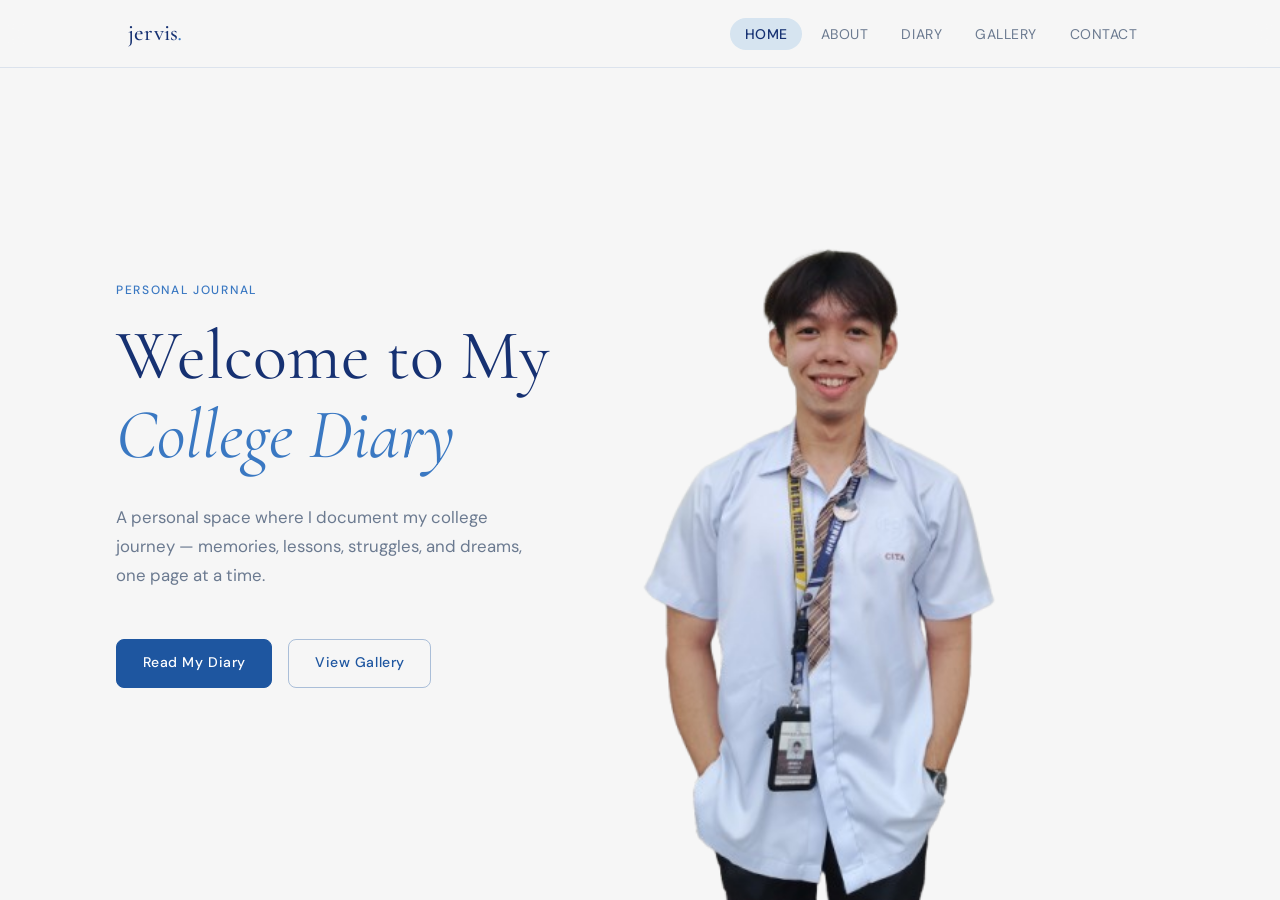
<file: index.html>
<!DOCTYPE html>
<html lang="en">

<head>
  <meta charset="UTF-8">
  <meta name="viewport" content="width=device-width, initial-scale=1.0">
  <title>jervis | College Diary</title>
  <link rel="stylesheet" href="style.css">
</head>

<body>

  <!-- Navigation -->
  <nav class="site-nav">
    <div class="site-nav__inner">
      <a class="site-nav__brand" href="index.html">jervis<span>.</span></a>
      <ul class="site-nav__links" id="navLinks">
        <li><a href="index.html" class="active">Home</a></li>
        <li><a href="About.html">About</a></li>
        <li><a href="Diary.html">Diary</a></li>
        <li><a href="Gallery.html">Gallery</a></li>
        <li><a href="Contact.html">Contact</a></li>
      </ul>
      <button class="nav-toggle" id="navToggle" aria-label="Toggle menu">
        <span></span><span></span><span></span>
      </button>
    </div>
  </nav>

  <!-- Hero -->
  <section class="hero">
    <div class="hero__content">
      <span class="hero__eyebrow">Personal Journal</span>
      <h1 class="hero__title">Welcome to My<br><em>College Diary</em></h1>
      <p class="hero__subtitle">
        A personal space where I document my college journey — memories, lessons, struggles, and dreams, one page at a
        time.
      </p>
      <div class="hero__actions">
        <a href="Diary.html" class="btn btn-primary">Read My Diary</a>
        <a href="Gallery.html" class="btn btn-outline">View Gallery</a>
      </div>
    </div>
    <div class="hero__image-wrap">
      <img src="src/IMG_20260216_111054_024-removebg-preview.png" alt="jervis">
    </div>
  </section>

  <!-- Footer -->
  <!-- <footer class="site-footer">
    <p class="site-footer__copy">&copy; 2026 jervis. All rights reserved.</p>
    <nav class="site-footer__links">
      <a href="About.html">About</a>
      <a href="Diary.html">Diary</a>
      <a href="Contact.html">Contact</a>
    </nav>
  </footer> -->

  <script>
    const toggle = document.getElementById('navToggle');
    const links = document.getElementById('navLinks');
    toggle.addEventListener('click', () => {
      links.classList.toggle('open');
      toggle.classList.toggle('open');
    });
    links.querySelectorAll('a').forEach(a => a.addEventListener('click', () => {
      links.classList.remove('open');
      toggle.classList.remove('open');
    }));
  </script>
</body>

</html>
</file>
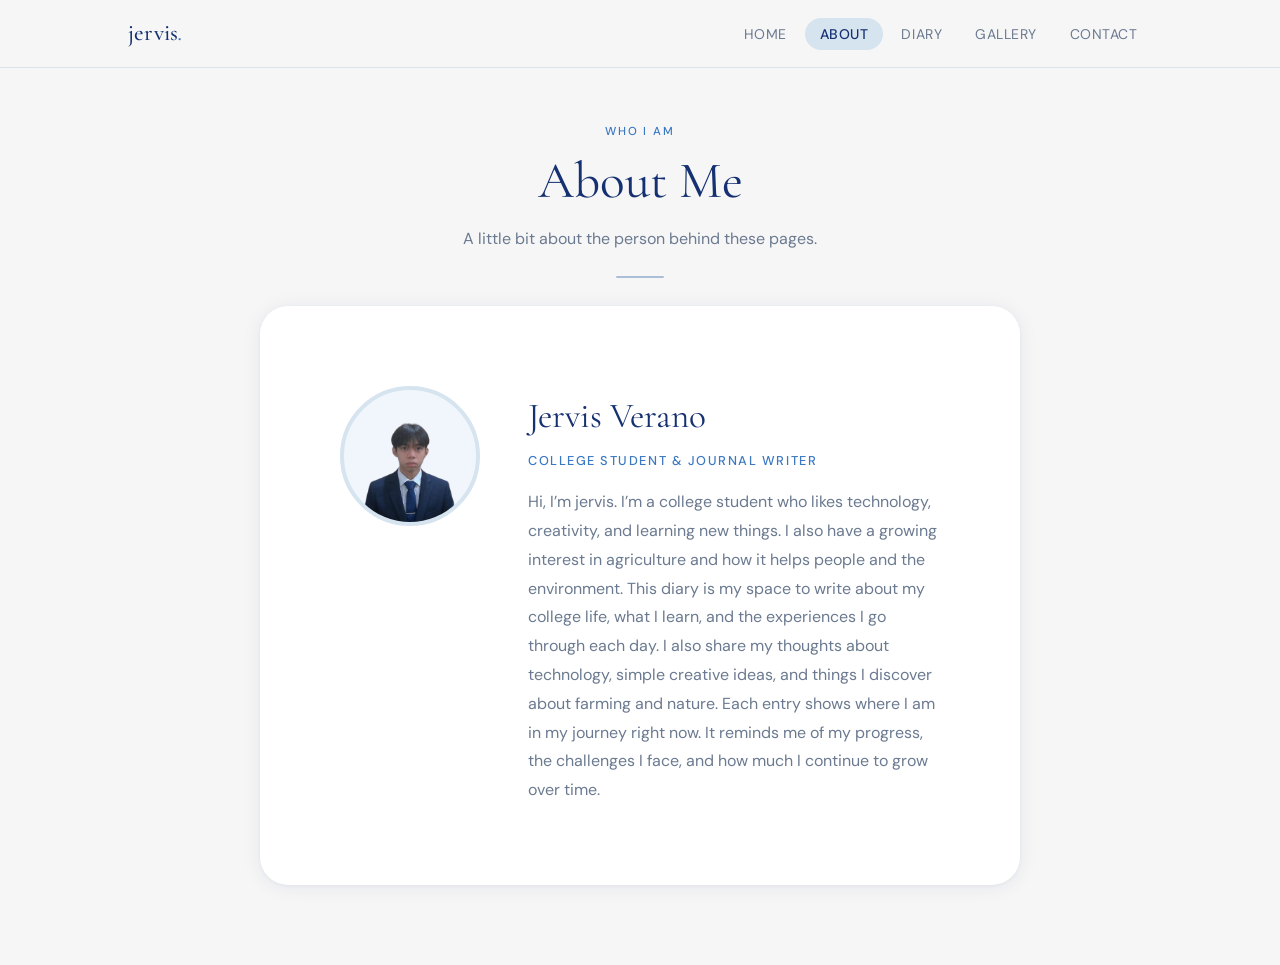
<file: About.html>
<!DOCTYPE html>
<html lang="en">

<head>
  <meta charset="UTF-8">
  <meta name="viewport" content="width=device-width, initial-scale=1.0">
  <title>About | jervis College Diary</title>
  <link rel="stylesheet" href="style.css">
</head>

<body>

  <nav class="site-nav">
    <div class="site-nav__inner">
      <a class="site-nav__brand" href="index.html">jervis<span>.</span></a>
      <ul class="site-nav__links" id="navLinks">
        <li><a href="index.html">Home</a></li>
        <li><a href="About.html" class="active">About</a></li>
        <li><a href="Diary.html">Diary</a></li>
        <li><a href="Gallery.html">Gallery</a></li>
        <li><a href="Contact.html">Contact</a></li>
      </ul>
      <button class="nav-toggle" id="navToggle" aria-label="Toggle menu">
        <span></span><span></span><span></span>
      </button>
    </div>
  </nav>

  <div class="page-wrapper">
    <header class="page-header">
      <span class="page-header__label">Who I Am</span>
      <h1 class="page-header__title">About Me</h1>
      <p class="page-header__desc">A little bit about the person behind these pages.</p>
      <div class="divider"></div>
    </header>

    <section class="about-section">
      <div class="about-card">
        <div class="about-card__avatar">
          <img src="src/picture-resume.png" alt="jervis Profile">
        </div>
        <div class="about-card__info">
          <h2 class="about-card__name">Jervis Verano</h2>
          <p class="about-card__role">College Student &amp; Journal Writer</p>
          <p class="about-card__bio">
            Hi, I’m jervis. I’m a college student who likes technology, creativity, and learning new things. I also have
            a growing
            interest in agriculture and how it helps people and the environment.

            This diary is my space to write about my college life, what I learn, and the experiences I go through each
            day. I also
            share my thoughts about technology, simple creative ideas, and things I discover about farming and nature.

            Each entry shows where I am in my journey right now. It reminds me of my progress, the challenges I face,
            and how much I
            continue to grow over time.
          </p>
        </div>
      </div>
    </section>
  </div>

  <!-- <footer class="site-footer">
    <p class="site-footer__copy">&copy; 2026 jervis. All rights reserved.</p>
    <nav class="site-footer__links">
      <a href="Diary.html">Diary</a>
      <a href="Gallery.html">Gallery</a>
      <a href="Contact.html">Contact</a>
    </nav>
  </footer> -->

    <script>
    const toggle = document.getElementById('navToggle');
    const links  = document.getElementById('navLinks');
    toggle.addEventListener('click', () => {
      links.classList.toggle('open');
      toggle.classList.toggle('open');
    });
    links.querySelectorAll('a').forEach(a => a.addEventListener('click', () => {
      links.classList.remove('open');
      toggle.classList.remove('open');
    }));
  </script>
</body>

</html>
</file>
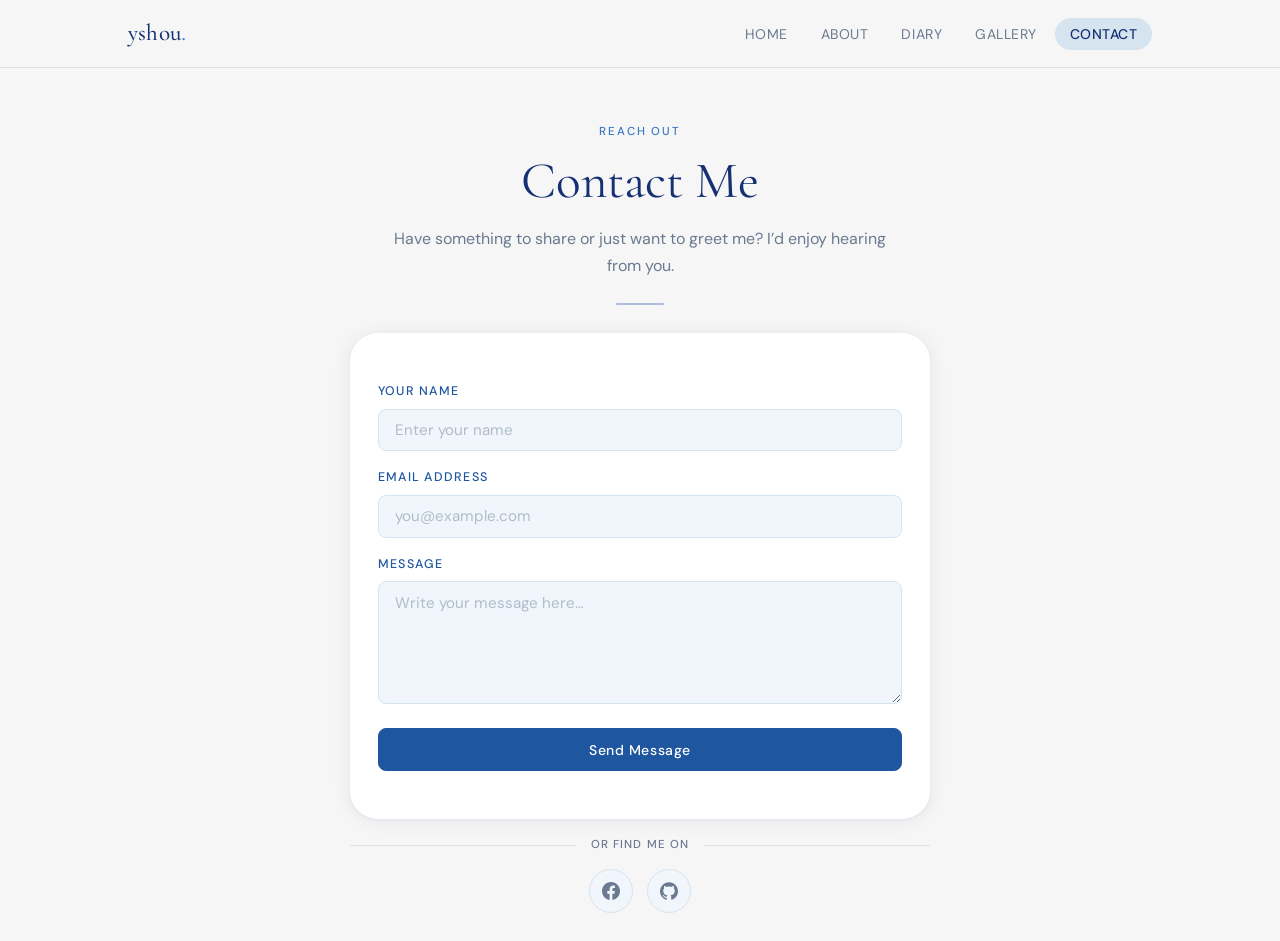
<file: Contact.html>
<!DOCTYPE html>
<html lang="en">
<head>
  <meta charset="UTF-8">
  <meta name="viewport" content="width=device-width, initial-scale=1.0">
  <title>Contact | yshou College Diary</title>
  <link rel="stylesheet" href="style.css">
</head>
<body>

  <nav class="site-nav">
    <div class="site-nav__inner">
      <a class="site-nav__brand" href="index.html">yshou<span>.</span></a>
      <ul class="site-nav__links" id="navLinks">
        <li><a href="index.html">Home</a></li>
        <li><a href="About.html">About</a></li>
        <li><a href="Diary.html">Diary</a></li>
        <li><a href="Gallery.html">Gallery</a></li>
        <li><a href="Contact.html" class="active">Contact</a></li>
      </ul>
      <button class="nav-toggle" id="navToggle" aria-label="Toggle menu">
        <span></span><span></span><span></span>
      </button>
    </div>
  </nav>

  <div class="page-wrapper">
    <header class="page-header">
      <span class="page-header__label">Reach Out</span>
      <h1 class="page-header__title">Contact Me</h1>
      <p class="page-header__desc">Have something to share or just want to greet me? I’d enjoy hearing from you.</p>
      <div class="divider"></div>
    </header>

    <div class="contact-wrap">
      <form class="contact-form" onsubmit="handleSubmit(event)">
        <div class="form-group">
          <label class="form-label" for="name">Your Name</label>
          <input type="text" class="form-control" id="name" placeholder="Enter your name" required>
        </div>
        <div class="form-group">
          <label class="form-label" for="email">Email Address</label>
          <input type="email" class="form-control" id="email" placeholder="you@example.com" required>
        </div>
        <div class="form-group">
          <label class="form-label" for="message">Message</label>
          <textarea class="form-control" id="message" rows="5" placeholder="Write your message here…" required></textarea>
        </div>
        <button type="submit" class="btn btn-primary" style="width:100%; justify-content: center;">Send Message</button>
      </form>

      <!-- Social Links -->
      <div class="social-divider">or find me on</div>
      <div class="social-links">

        <!-- Facebook -->
        <a href="https://www.facebook.com/Jervis.Verano11" class="social-link" aria-label="Facebook" title="Facebook">
          <svg viewBox="0 0 24 24" xmlns="http://www.w3.org/2000/svg">
            <path d="M24 12.073C24 5.405 18.627 0 12 0S0 5.405 0 12.073C0 18.1 4.388 23.094 10.125 24v-8.437H7.078v-3.49h3.047V9.41c0-3.025 1.791-4.697 4.533-4.697 1.312 0 2.686.236 2.686.236v2.97h-1.513c-1.491 0-1.956.93-1.956 1.886v2.267h3.328l-.532 3.49h-2.796V24C19.612 23.094 24 18.1 24 12.073z"/>
          </svg>
        </a>

        <!-- GitHub -->
        <a href="https://github.com/yshouishida" class="social-link" aria-label="GitHub" title="GitHub">
          <svg viewBox="0 0 24 24" xmlns="http://www.w3.org/2000/svg">
            <path d="M12 .297c-6.63 0-12 5.373-12 12 0 5.303 3.438 9.8 8.205 11.385.6.113.82-.258.82-.577 0-.285-.01-1.04-.015-2.04-3.338.724-4.042-1.61-4.042-1.61-.546-1.387-1.333-1.756-1.333-1.756-1.089-.745.084-.729.084-.729 1.205.084 1.838 1.236 1.838 1.236 1.07 1.835 2.809 1.305 3.495.998.108-.776.417-1.305.76-1.605-2.665-.3-5.466-1.332-5.466-5.93 0-1.31.465-2.38 1.235-3.22-.135-.303-.54-1.523.105-3.176 0 0 1.005-.322 3.3 1.23.96-.267 1.98-.399 3-.405 1.02.006 2.04.138 3 .405 2.28-1.552 3.285-1.23 3.285-1.23.645 1.653.24 2.873.12 3.176.765.84 1.23 1.91 1.23 3.22 0 4.61-2.805 5.625-5.475 5.92.42.36.81 1.096.81 2.22 0 1.606-.015 2.896-.015 3.286 0 .315.21.69.825.57C20.565 22.092 24 17.592 24 12.297c0-6.627-5.373-12-12-12"/>
          </svg>
        </a>

      </div>
    </div>
  </div>

  <!-- <footer class="site-footer">
    <p class="site-footer__copy">&copy; 2026 yshou. All rights reserved.</p>
    <nav class="site-footer__links">
      <a href="About.html">About</a>
      <a href="Diary.html">Diary</a>
      <a href="Gallery.html">Gallery</a>
    </nav>
  </footer> -->

    <script>
    const toggle = document.getElementById('navToggle');
    const links  = document.getElementById('navLinks');
    toggle.addEventListener('click', () => {
      links.classList.toggle('open');
      toggle.classList.toggle('open');
    });
    links.querySelectorAll('a').forEach(a => a.addEventListener('click', () => {
      links.classList.remove('open');
      toggle.classList.remove('open');
    }));
  </script>
</body>
</html>
</file>
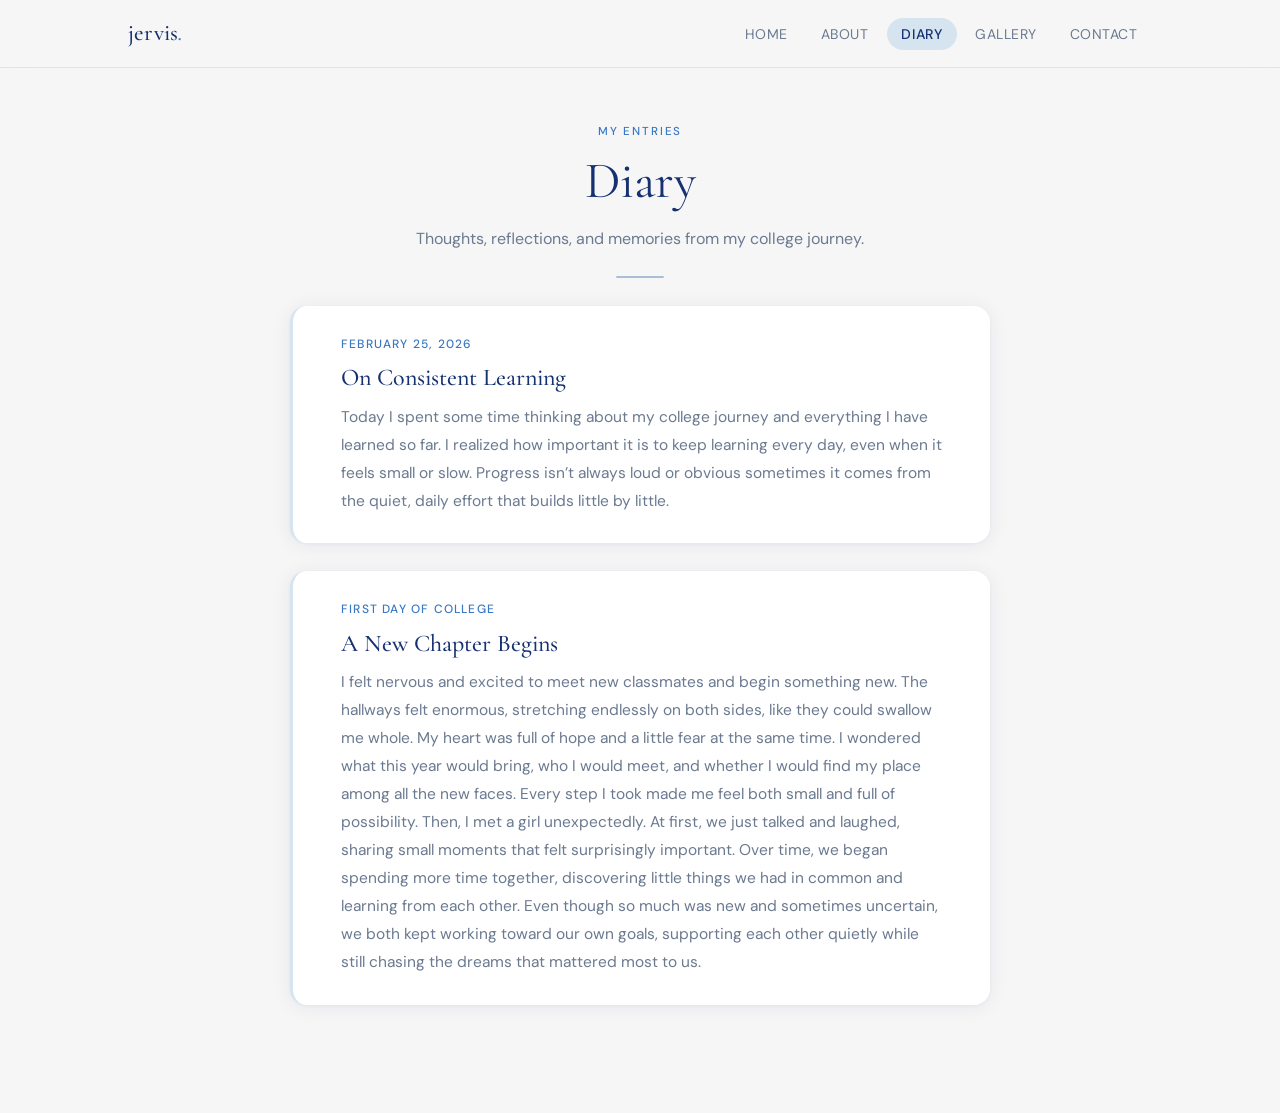
<file: Diary.html>
<!DOCTYPE html>
<html lang="en">

<head>
  <meta charset="UTF-8">
  <meta name="viewport" content="width=device-width, initial-scale=1.0">
  <title>Diary | jervis College Diary</title>
  <link rel="stylesheet" href="style.css">
</head>

<body>

  <nav class="site-nav">
    <div class="site-nav__inner">
      <a class="site-nav__brand" href="index.html">jervis<span>.</span></a>
      <ul class="site-nav__links" id="navLinks">
        <li><a href="index.html">Home</a></li>
        <li><a href="About.html">About</a></li>
        <li><a href="Diary.html" class="active">Diary</a></li>
        <li><a href="Gallery.html">Gallery</a></li>
        <li><a href="Contact.html">Contact</a></li>
      </ul>
      <button class="nav-toggle" id="navToggle" aria-label="Toggle menu">
        <span></span><span></span><span></span>
      </button>
    </div>
  </nav>

  <div class="page-wrapper">
    <header class="page-header">
      <span class="page-header__label">My Entries</span>
      <h1 class="page-header__title">Diary</h1>
      <p class="page-header__desc">Thoughts, reflections, and memories from my college journey.</p>
      <div class="divider"></div>
    </header>

    <div class="entries-list">

      <article class="entry-card">
        <p class="entry-card__date">February 25, 2026</p>
        <h2 class="entry-card__title">On Consistent Learning</h2>
        <p class="entry-card__body">
          Today I spent some time thinking about my college journey and everything I have learned so far. I realized how
          important
          it is to keep learning every day, even when it feels small or slow. Progress isn’t always loud or obvious
          sometimes it
          comes from the quiet, daily effort that builds little by little.
        </p>
      </article>

      <article class="entry-card">
        <p class="entry-card__date">First Day of College</p>
        <h2 class="entry-card__title">A New Chapter Begins</h2>
        <p class="entry-card__body">
          I felt nervous and excited to meet new classmates and begin something new. The hallways felt enormous,
          stretching
          endlessly on both sides, like they could swallow me whole. My heart was full of hope and a little fear at the
          same time.
          I wondered what this year would bring, who I would meet, and whether I would find my place among all the new
          faces.
          Every step I took made me feel both small and full of possibility.

          Then, I met a girl unexpectedly. At first, we just talked and laughed, sharing small moments that felt
          surprisingly
          important. Over time, we began spending more time together, discovering little things we had in common and
          learning from
          each other. Even though so much was new and sometimes uncertain, we both kept working toward our own goals,
          supporting
          each other quietly while still chasing the dreams that mattered most to us.
        </p>
      </article>

    </div>
  </div>
  <!-- 
  <footer class="site-footer">
    <p class="site-footer__copy">&copy; 2026 jervis. All rights reserved.</p>
    <nav class="site-footer__links">
      <a href="About.html">About</a>
      <a href="Gallery.html">Gallery</a>
      <a href="Contact.html">Contact</a>
    </nav>
  </footer> -->

    <script>
    const toggle = document.getElementById('navToggle');
    const links  = document.getElementById('navLinks');
    toggle.addEventListener('click', () => {
      links.classList.toggle('open');
      toggle.classList.toggle('open');
    });
    links.querySelectorAll('a').forEach(a => a.addEventListener('click', () => {
      links.classList.remove('open');
      toggle.classList.remove('open');
    }));
  </script>
</body>

</html>
</file>
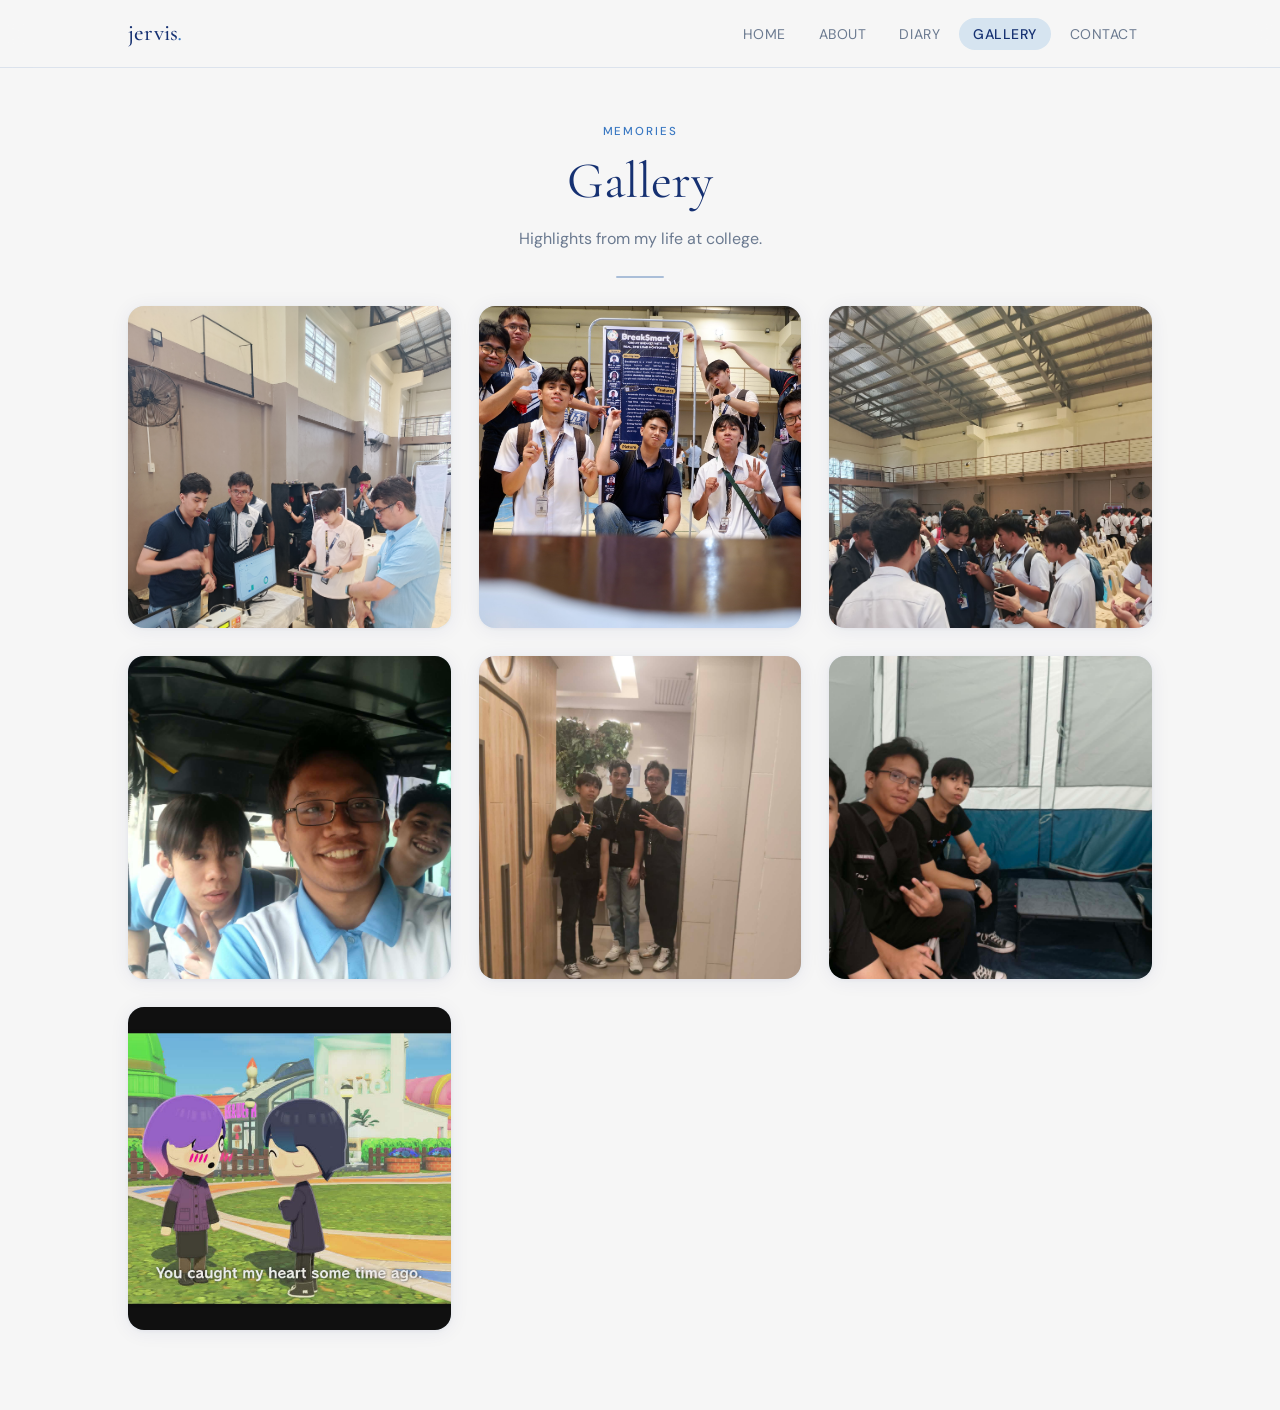
<file: Gallery.html>
<!DOCTYPE html>
<html lang="en">
<head>
  <meta charset="UTF-8">
  <meta name="viewport" content="width=device-width, initial-scale=1.0">
  <title>Gallery | jervis College Diary</title>
  <link rel="stylesheet" href="style.css">
</head>
<body>

  <nav class="site-nav">
    <div class="site-nav__inner">
      <a class="site-nav__brand" href="index.html">jervis<span>.</span></a>
      <ul class="site-nav__links" id="navLinks">
        <li><a href="index.html">Home</a></li>
        <li><a href="About.html">About</a></li>
        <li><a href="Diary.html">Diary</a></li>
        <li><a href="Gallery.html" class="active">Gallery</a></li>
        <li><a href="Contact.html">Contact</a></li>
      </ul>
      <button class="nav-toggle" id="navToggle" aria-label="Toggle menu">
        <span></span><span></span><span></span>
      </button>
    </div>
  </nav>

  <div class="page-wrapper">
    <header class="page-header">
      <span class="page-header__label">Memories</span>
      <h1 class="page-header__title">Gallery</h1>
      <p class="page-header__desc">Highlights from my life at college.</p>
      <div class="divider"></div>
    </header>

    <div class="gallery-grid">
      <div class="gallery-item">
        <img src="src/exhibit 01.jpg" alt="Memory 1">
      </div>
      <div class="gallery-item">
        <img src="src/exhibit 02.jpg" alt="Memory 2">
      </div>
      <div class="gallery-item">
        <img src="src/exhibit1.jpg" alt="Memory 3">
      </div>
      <div class="gallery-item">
        <img src="src/Buying.jpg" alt="Memory 4">
      </div>
      <div class="gallery-item">
        <img src="src/Mall.jpg" alt="Memory 5">
      </div>
      <div class="gallery-item">
        <img src="src/Camping.jpg" alt="Memory 6">
      </div>
      <div class="gallery-item">
        <img src="src/yshou-x1.jpg" alt="Memory 7">
      </div>
    </div>
  </div>

  <!-- <footer class="site-footer">
    <p class="site-footer__copy">&copy; 2026 jervis. All rights reserved.</p>
    <nav class="site-footer__links">
      <a href="About.html">About</a>
      <a href="Diary.html">Diary</a>
      <a href="Contact.html">Contact</a>
    </nav>
  </footer> -->

    <script>
    const toggle = document.getElementById('navToggle');
    const links  = document.getElementById('navLinks');
    toggle.addEventListener('click', () => {
      links.classList.toggle('open');
      toggle.classList.toggle('open');
    });
    links.querySelectorAll('a').forEach(a => a.addEventListener('click', () => {
      links.classList.remove('open');
      toggle.classList.remove('open');
    }));
  </script>
</body>
</html>
</file>
<file: style.css>
/* =============================================
   YSHOU COLLEGE DIARY — Redesigned Style
   Minimalist & Aesthetic UI/UX
   ============================================= */

@import url('https://fonts.googleapis.com/css2?family=Cormorant+Garamond:ital,wght@0,300;0,400;0,500;0,600;1,300;1,400&family=DM+Sans:wght@300;400;500&display=swap');

:root {
  --color-bg-main: #F6F6F6;
  --color-bg-secondary: #D6E4F0;
  --color-primary: #1E56A0;
  --color-primary-dark: #163172;
  --color-text-primary: #163172;
  --color-text-secondary: #1E56A0;
  --color-text-muted: #6B7A90;
  --color-border: #D6E4F0;
  --color-accent: #3A78C2;
  --color-bg-card: #FFFFFF;
  --color-bg-hover: #EBF3FA;
  --color-surface: #F0F6FC;
  --color-ink: #1a2a3a;
  --color-rule: rgba(30, 86, 160, 0.12);
  --font-display: 'Cormorant Garamond', Georgia, serif;
  --font-body: 'DM Sans', system-ui, sans-serif;
  --space-xs: 0.5rem;
  --space-sm: 1rem;
  --space-md: 1.75rem;
  --space-lg: 3rem;
  --space-xl: 5rem;
  --radius-sm: 8px;
  --radius-md: 16px;
  --radius-lg: 28px;
  --shadow-card: 0 2px 20px rgba(22, 49, 114, 0.07), 0 1px 4px rgba(22, 49, 114, 0.05);
  --shadow-hover: 0 8px 32px rgba(22, 49, 114, 0.13), 0 2px 8px rgba(22, 49, 114, 0.08);
  --transition: 0.26s cubic-bezier(0.4, 0, 0.2, 1);
}

*,
*::before,
*::after {
  box-sizing: border-box;
  margin: 0;
  padding: 0;
}

html {
  scroll-behavior: smooth;
}

body {
  background-color: var(--color-bg-main);
  font-family: var(--font-body);
  font-size: 1rem;
  font-weight: 400;
  line-height: 1.7;
  color: var(--color-ink);
  -webkit-font-smoothing: antialiased;
}

img {
  display: block;
  max-width: 100%;
}

a {
  text-decoration: none;
  color: inherit;
}

/* NAVIGATION */
.site-nav {
  position: sticky;
  top: 0;
  z-index: 100;
  background: rgba(246, 246, 246, 0.88);
  backdrop-filter: blur(14px);
  -webkit-backdrop-filter: blur(14px);
  border-bottom: 1px solid var(--color-rule);
  padding: 0;
  height: 68px;
}

.site-nav__inner {
  max-width: 1120px;
  width: 100%;
  margin: 0 auto;
  padding: 0 var(--space-lg);
  display: flex;
  align-items: center;
  justify-content: space-between;
  height: 100%;
}

.site-nav__brand {
  font-family: var(--font-display);
  font-size: 1.45rem;
  font-weight: 500;
  letter-spacing: 0.01em;
  color: var(--color-primary-dark);
  white-space: nowrap;
}

.site-nav__brand span {
  color: var(--color-accent);
  font-style: italic;
}

.site-nav__links {
  display: flex;
  align-items: center;
  gap: 0.25rem;
  list-style: none;
}

.site-nav__links a {
  font-size: 0.875rem;
  font-weight: 400;
  letter-spacing: 0.04em;
  text-transform: uppercase;
  color: var(--color-text-muted);
  padding: 0.45rem 0.9rem;
  border-radius: 99px;
  transition: color var(--transition), background var(--transition);
}

.site-nav__links a:hover {
  color: var(--color-primary);
  background: var(--color-bg-hover);
}

.site-nav__links a.active {
  color: var(--color-primary-dark);
  font-weight: 500;
  background: var(--color-bg-secondary);
}

.nav-toggle {
  display: none;
  flex-direction: column;
  gap: 5px;
  cursor: pointer;
  padding: 6px;
  border: none;
  background: none;
}

.nav-toggle span {
  display: block;
  width: 22px;
  height: 2px;
  background: var(--color-primary-dark);
  border-radius: 2px;
  transition: var(--transition);
}

/* PAGE WRAPPER */
.page-wrapper {
  max-width: 1120px;
  margin: 0 auto;
  padding: 0 var(--space-lg);
}

/* HERO */
.hero {
  display: flex;
  align-items: center;
  justify-content: center;
  min-height: calc(100vh - 68px);
  overflow: hidden;
  padding: 0 var(--space-lg);
}

.hero__content {
  display: flex;
  flex-direction: column;
  flex: 0 1 540px;
  min-width: 0;
  padding: var(--space-xl) var(--space-lg) var(--space-xl) 0;
}

.hero__eyebrow {
  display: inline-block;
  font-family: var(--font-body);
  font-size: 0.75rem;
  font-weight: 500;
  letter-spacing: 0.14em;
  text-transform: uppercase;
  color: var(--color-accent);
  margin-bottom: var(--space-sm);
  opacity: 0;
  animation: fadeUp 0.7s 0.1s forwards;
}

.hero__title {
  font-family: var(--font-display);
  font-size: clamp(2.6rem, 5.5vw, 4.4rem);
  font-weight: 400;
  line-height: 1.12;
  color: var(--color-primary-dark);
  margin-bottom: var(--space-md);
  opacity: 0;
  animation: fadeUp 0.7s 0.2s forwards;
}

.hero__title em {
  font-style: italic;
  color: var(--color-accent);
}

.hero__subtitle {
  font-size: 1.05rem;
  line-height: 1.75;
  color: var(--color-text-muted);
  max-width: 420px;
  margin-bottom: var(--space-lg);
  opacity: 0;
  animation: fadeUp 0.7s 0.3s forwards;
}

.hero__actions {
  display: flex;
  gap: var(--space-sm);
  flex-wrap: wrap;
  opacity: 0;
  animation: fadeUp 0.7s 0.4s forwards;
}

.hero__image-wrap {
  flex: 1 1 auto;
  display: flex;
  justify-content: flex-end;
  align-items: flex-end;
  align-self: flex-end;
  overflow: hidden;
  min-width: 0;
  min-height: 0;
  opacity: 0;
  animation: fadeIn 1s 0.3s forwards;
  position: relative;
}

.hero__image-wrap img {
  height: calc(100vh - 68px);
  width: auto;
  max-width: none;
  object-fit: contain;
  object-position: bottom right;
  display: block;
  flex-shrink: 0;
}

/* BUTTONS */
.btn {
  display: inline-flex;
  align-items: center;
  gap: 0.4rem;
  font-family: var(--font-body);
  font-size: 0.875rem;
  font-weight: 500;
  letter-spacing: 0.04em;
  padding: 0.72rem 1.6rem;
  border-radius: var(--radius-sm);
  border: 1.5px solid transparent;
  cursor: pointer;
  transition: all var(--transition);
  white-space: nowrap;
}

.btn-primary {
  background: var(--color-primary);
  color: #fff;
  border-color: var(--color-primary);
}

.btn-primary:hover {
  background: var(--color-primary-dark);
  border-color: var(--color-primary-dark);
  box-shadow: 0 4px 16px rgba(22, 49, 114, 0.22);
  transform: translateY(-1px);
  color: #fff;
}

.btn-outline {
  background: transparent;
  color: var(--color-primary);
  border-color: rgba(30, 86, 160, 0.35);
}

.btn-outline:hover {
  background: var(--color-bg-hover);
  border-color: var(--color-primary);
  transform: translateY(-1px);
  color: var(--color-primary-dark);
}

/* PAGE HEADER */
.page-header {
  padding: var(--space-lg) 0 var(--space-md);
  text-align: center;
}

.page-header__label {
  display: inline-block;
  font-size: 0.72rem;
  font-weight: 500;
  letter-spacing: 0.16em;
  text-transform: uppercase;
  color: var(--color-accent);
  margin-bottom: 0.6rem;
}

.page-header__title {
  font-family: var(--font-display);
  font-size: clamp(2rem, 4vw, 3.2rem);
  font-weight: 400;
  color: var(--color-primary-dark);
  line-height: 1.2;
  margin-bottom: 0.75rem;
}

.page-header__desc {
  font-size: 1rem;
  color: var(--color-text-muted);
  max-width: 520px;
  margin: 0 auto;
  line-height: 1.7;
}

.divider {
  width: 48px;
  height: 2px;
  background: var(--color-primary);
  border-radius: 2px;
  margin: 1.5rem auto 0;
  opacity: 0.35;
}

/* DIARY ENTRIES */
.entries-list {
  max-width: 700px;
  margin: 0 auto;
  padding-bottom: var(--space-xl);
}

.entry-card {
  background: var(--color-bg-card);
  border-radius: var(--radius-md);
  padding: var(--space-md) var(--space-lg);
  margin-bottom: var(--space-md);
  box-shadow: var(--shadow-card);
  border-left: 3px solid var(--color-bg-secondary);
  transition: box-shadow var(--transition), border-color var(--transition), transform var(--transition);
  cursor: default;
}

.entry-card:hover {
  box-shadow: var(--shadow-hover);
  border-left-color: var(--color-primary);
  transform: translateY(-2px);
}

.entry-card__date {
  font-size: 0.75rem;
  font-weight: 500;
  letter-spacing: 0.1em;
  text-transform: uppercase;
  color: var(--color-accent);
  margin-bottom: 0.5rem;
}

.entry-card__title {
  font-family: var(--font-display);
  font-size: 1.5rem;
  font-weight: 500;
  color: var(--color-primary-dark);
  margin-bottom: 0.65rem;
  line-height: 1.3;
}

.entry-card__body {
  font-size: 0.97rem;
  color: var(--color-text-muted);
  line-height: 1.8;
}

/* ABOUT */
.about-section {
  max-width: 760px;
  margin: 0 auto;
  padding-bottom: var(--space-xl);
}

.about-card {
  background: var(--color-bg-card);
  border-radius: var(--radius-lg);
  padding: var(--space-xl);
  box-shadow: var(--shadow-card);
  display: flex;
  gap: var(--space-lg);
  align-items: flex-start;
}

.about-card__avatar {
  flex-shrink: 0;
  width: 140px;
  height: 140px;
  border-radius: 50%;
  overflow: hidden;
  border: 4px solid var(--color-bg-secondary);
  background: var(--color-surface);
}

.about-card__avatar img {
  width: 100%;
  height: 100%;
  object-fit: cover;
  object-position: center top;
}

.about-card__name {
  font-family: var(--font-display);
  font-size: 2.2rem;
  font-weight: 400;
  color: var(--color-primary-dark);
  margin-bottom: 0.3rem;
}

.about-card__role {
  font-size: 0.8rem;
  font-weight: 500;
  letter-spacing: 0.12em;
  text-transform: uppercase;
  color: var(--color-accent);
  margin-bottom: var(--space-sm);
}

.about-card__bio {
  font-size: 1rem;
  color: var(--color-text-muted);
  line-height: 1.8;
}

/* GALLERY */
.gallery-grid {
  display: grid;
  grid-template-columns: repeat(3, 1fr);
  gap: var(--space-md);
  padding-bottom: var(--space-xl);
}

.gallery-item {
  border-radius: var(--radius-md);
  overflow: hidden;
  background: var(--color-bg-secondary);
  aspect-ratio: 1 / 1;
  box-shadow: var(--shadow-card);
  transition: box-shadow var(--transition), transform var(--transition);
  cursor: zoom-in;
}

.gallery-item:hover {
  box-shadow: var(--shadow-hover);
  transform: scale(1.02);
}

.gallery-item img {
  width: 100%;
  height: 100%;
  object-fit: cover;
  object-position: top;
  transition: transform var(--transition);
}

.gallery-item:hover img {
  transform: scale(1.05);
}

/* CONTACT */
.contact-wrap {
  max-width: 580px;
  margin: 0 auto;
  padding-bottom: var(--space-md);
}

.contact-form {
  background: var(--color-bg-card);
  border-radius: var(--radius-lg);
  padding: var(--space-lg) var(--space-md);
  box-shadow: var(--shadow-card);
}

.form-group {
  margin-bottom: 1rem;
}

.form-label {
  display: block;
  font-size: 0.78rem;
  font-weight: 500;
  letter-spacing: 0.1em;
  text-transform: uppercase;
  color: var(--color-text-secondary);
  margin-bottom: 0.4rem;
}

.form-control {
  width: 100%;
  padding: 0.65rem 1rem;
  font-family: var(--font-body);
  font-size: 0.95rem;
  color: var(--color-ink);
  background: var(--color-surface);
  border: 1.5px solid var(--color-border);
  border-radius: var(--radius-sm);
  transition: border-color var(--transition), box-shadow var(--transition), background var(--transition);
  outline: none;
  -webkit-appearance: none;
}

.form-control::placeholder {
  color: #b0bcc8;
}

.form-control:focus {
  background: #fff;
  border-color: var(--color-primary);
  box-shadow: 0 0 0 4px rgba(30, 86, 160, 0.1);
}

textarea.form-control {
  resize: vertical;
  min-height: 88px;
}

/* SOCIAL ICONS */
.social-links {
  display: flex;
  align-items: center;
  justify-content: center;
  gap: 0.85rem;
  margin-top: 0.85rem;
}

.social-link {
  display: inline-flex;
  align-items: center;
  justify-content: center;
  width: 44px;
  height: 44px;
  border-radius: 50%;
  border: 1.5px solid var(--color-border);
  background: var(--color-surface);
  color: var(--color-text-muted);
  transition: background var(--transition), border-color var(--transition),
    color var(--transition), box-shadow var(--transition), transform var(--transition);
}

.social-link svg {
  width: 18px;
  height: 18px;
  fill: currentColor;
  display: block;
}

.social-link:hover {
  background: var(--color-primary);
  border-color: var(--color-primary);
  color: #fff;
  box-shadow: 0 4px 16px rgba(30, 86, 160, 0.22);
  transform: translateY(-2px);
}

.social-divider {
  display: flex;
  align-items: center;
  gap: 0.9rem;
  margin: 1rem 0 0;
  color: var(--color-text-muted);
  font-size: 0.72rem;
  font-weight: 500;
  letter-spacing: 0.1em;
  text-transform: uppercase;
}

.social-divider::before,
.social-divider::after {
  content: '';
  flex: 1;
  height: 1px;
  background: var(--color-rule);
}

/* FOOTER */
.site-footer {
  border-top: 1px solid var(--color-rule);
  padding: var(--space-md) var(--space-lg);
  display: flex;
  align-items: center;
  justify-content: space-between;
  flex-wrap: wrap;
  gap: 1rem;
}

.site-footer__copy {
  font-size: 0.82rem;
  color: var(--color-text-muted);
}

.site-footer__links {
  display: flex;
  gap: var(--space-sm);
}

.site-footer__links a {
  font-size: 0.82rem;
  color: var(--color-text-muted);
  transition: color var(--transition);
}

.site-footer__links a:hover {
  color: var(--color-primary);
}

/* ANIMATIONS */
@keyframes fadeUp {
  from {
    opacity: 0;
    transform: translateY(18px);
  }

  to {
    opacity: 1;
    transform: translateY(0);
  }
}

@keyframes fadeIn {
  from {
    opacity: 0;
  }

  to {
    opacity: 1;
  }
}

.entry-card:nth-child(1) {
  animation: fadeUp 0.55s 0.05s both;
}

.entry-card:nth-child(2) {
  animation: fadeUp 0.55s 0.13s both;
}

.entry-card:nth-child(3) {
  animation: fadeUp 0.55s 0.21s both;
}

.entry-card:nth-child(4) {
  animation: fadeUp 0.55s 0.29s both;
}

.gallery-item:nth-child(1) {
  animation: fadeUp 0.5s 0.05s both;
}

.gallery-item:nth-child(2) {
  animation: fadeUp 0.5s 0.12s both;
}

.gallery-item:nth-child(3) {
  animation: fadeUp 0.5s 0.19s both;
}

/* RESPONSIVE */

/* Large screens (>1024px): tighten hero layout so content and image feel connected */
@media (min-width: 1024px) {
  .hero {
    gap: var(--space-md);
    padding-left: var(--space-md);
  }

  .hero__content {
    padding: var(--space-lg) var(--space-sm) var(--space-lg) 0;
    flex: 0 1 480px;
  }

  .hero__image-wrap {
    flex: 0 1 520px;
  }
}

@media (max-width: 900px) {

  /* Hero: stack vertically — image on top, text below */
  .hero {
    flex-direction: column;
    align-items: center;
    text-align: center;
    min-height: unset;
    padding: 0 var(--space-md) var(--space-lg);
    gap: 0;
  }

  .hero__content {
    order: 2;
    flex: 0 0 auto;
    width: 100%;
    max-width: 560px;
    padding: var(--space-md) 0 var(--space-lg);
  }

  .hero__image-wrap {
    order: 1;
    flex: 0 0 auto;
    width: 100%;
    max-height: 42vh;
    justify-content: center;
    align-self: auto;
    overflow: hidden;
  }

  .hero__image-wrap img {
    height: 42vh;
    width: auto;
    max-width: 100%;
    object-position: bottom center;
  }

  .hero__subtitle {
    max-width: 480px;
    margin-left: auto;
    margin-right: auto;
  }

  .hero__actions {
    justify-content: center;
  }

  /* Other layout */
  .about-card {
    flex-direction: column;
    align-items: center;
    text-align: center;
    padding: var(--space-lg);
  }

  .gallery-grid {
    grid-template-columns: repeat(2, 1fr);
  }

  .site-nav__inner {
    padding: 0 var(--space-md);
  }

  .page-wrapper {
    padding: 0 var(--space-md);
  }
}

@media (max-width: 600px) {

  /* Nav container must be a positioned ancestor for the dropdown */
  .site-nav {
    position: sticky;
    overflow: visible;
  }

  /* Dropdown: always rendered, visibility driven by max-height + opacity */
  .site-nav__links {
    display: flex;
    position: absolute;
    top: 68px;
    left: 0;
    right: 0;
    z-index: 99;
    flex-direction: column;
    align-items: stretch;
    gap: 0;
    padding: 0;
    list-style: none;
    background: rgba(246, 246, 246, 0.97);
    backdrop-filter: blur(20px);
    -webkit-backdrop-filter: blur(20px);
    border-bottom: 1px solid var(--color-rule);
    box-shadow: 0 8px 28px rgba(22, 49, 114, 0.10);

    /* Closed state */
    max-height: 0;
    overflow: hidden;
    opacity: 0;
    pointer-events: none;
    transform: translateY(-4px);
    transition:
      max-height 0.34s cubic-bezier(0.4, 0, 0.2, 1),
      opacity 0.26s cubic-bezier(0.4, 0, 0.2, 1),
      transform 0.30s cubic-bezier(0.4, 0, 0.2, 1);
  }

  /* Open state */
  .site-nav__links.open {
    max-height: 360px;
    opacity: 1;
    pointer-events: auto;
    transform: translateY(0);
  }

  /* Individual rows */
  .site-nav__links li {
    border-bottom: 1px solid var(--color-rule);
  }

  .site-nav__links li:last-child {
    border-bottom: none;
  }

  /* Link reset for mobile rows */
  .site-nav__links a {
    display: flex;
    align-items: center;
    font-size: 0.8rem;
    font-weight: 400;
    letter-spacing: 0.08em;
    text-transform: uppercase;
    color: var(--color-text-muted);
    padding: 0.95rem var(--space-md);
    border-radius: 0;
    width: 100%;
    background: transparent;
    transition: color var(--transition), background var(--transition);
  }

  .site-nav__links a:hover {
    color: var(--color-primary);
    background: var(--color-bg-hover);
  }

  .site-nav__links a.active {
    color: var(--color-primary-dark);
    font-weight: 500;
    background: var(--color-surface);
    border-left: 2px solid var(--color-primary);
    padding-left: calc(var(--space-md) - 2px);
  }

  /* Hamburger → X morph */
  .nav-toggle {
    display: flex;
    z-index: 101;
  }

  .nav-toggle span {
    transition: transform 0.28s cubic-bezier(0.4, 0, 0.2, 1),
      opacity 0.20s cubic-bezier(0.4, 0, 0.2, 1);
  }

  .nav-toggle.open span:nth-child(1) {
    transform: translateY(7px) rotate(45deg);
  }

  .nav-toggle.open span:nth-child(2) {
    opacity: 0;
    transform: scaleX(0);
  }

  .nav-toggle.open span:nth-child(3) {
    transform: translateY(-7px) rotate(-45deg);
  }

  /* Content */
  .hero {
    padding: 0 var(--space-sm) var(--space-md);
  }

  .hero__image-wrap {
    max-height: 34vh;
  }

  .hero__image-wrap img {
    height: 34vh;
  }

  .hero__content {
    padding: var(--space-sm) 0 var(--space-md);
  }

  .gallery-grid {
    grid-template-columns: 1fr;
  }

  .page-wrapper {
    padding: 0 var(--space-sm);
  }

  .site-nav__inner {
    padding: 0 var(--space-sm);
  }

  .contact-form,
  .about-card {
    padding: var(--space-md) var(--space-sm);
  }

  .entry-card {
    padding: var(--space-sm) var(--space-md);
  }
}
</file>
